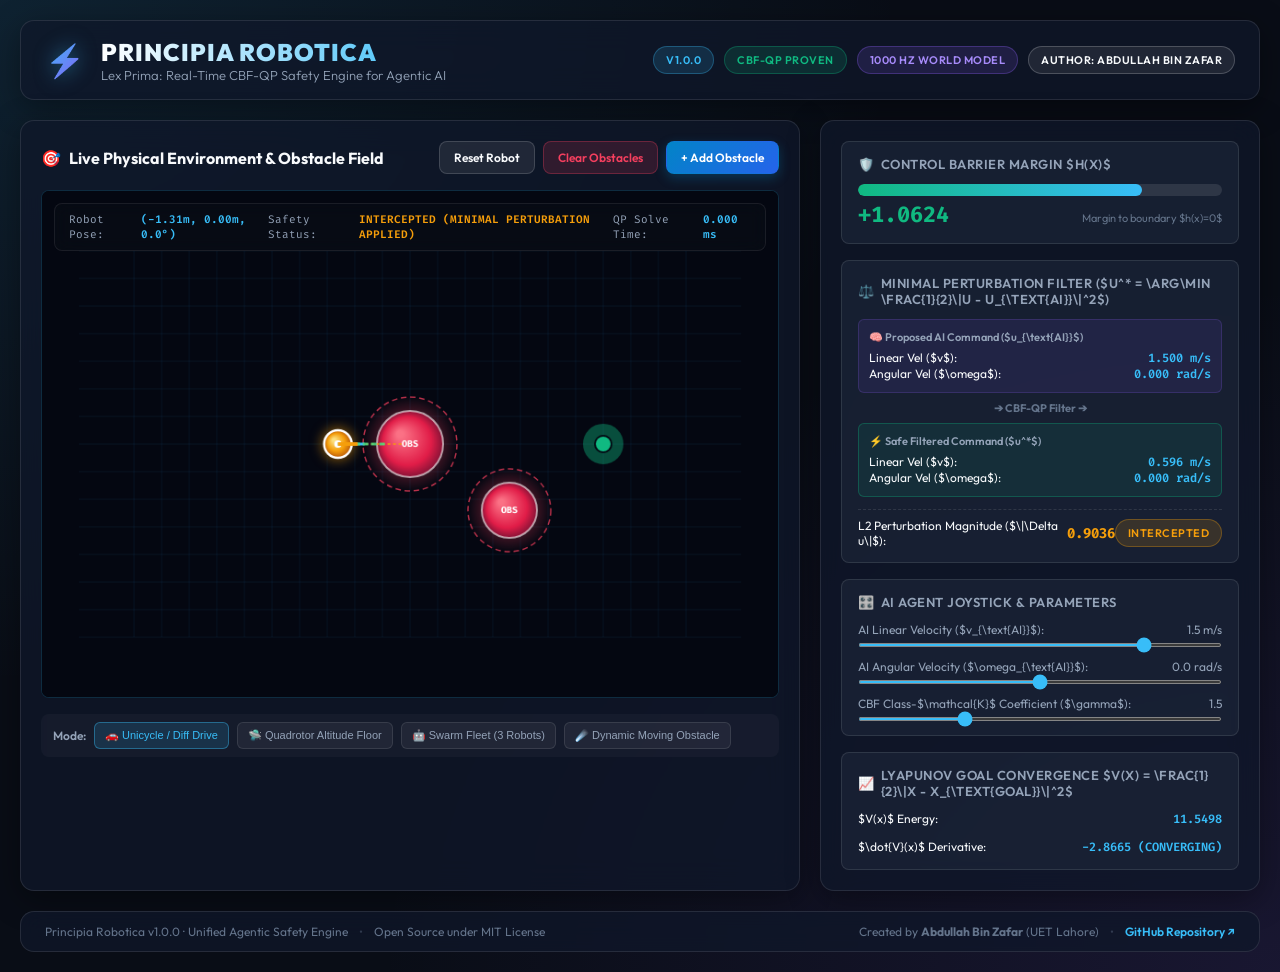
<file: index.html>
<!DOCTYPE html>
<html lang="en">
<head>
    <meta charset="UTF-8">
    <meta name="viewport" content="width=device-width, initial-scale=1.0">
    <title>Principia Robotica — World's First Deterministic Safety Gateway for Embodied AI</title>
    <meta name="description" content="Live 60 FPS Control Barrier Function (CBF-QP) interactive safety simulator. Intercepts AI LLM velocity commands with mathematical safety guarantees.">
    <meta property="og:image" content="https://raw.githubusercontent.com/EngineerAbdullahBinZafar/principia-robotica/main/assets/social_preview.png">
    <meta property="og:image:width" content="1200">
    <meta property="og:image:height" content="630">
    <meta property="twitter:image" content="https://raw.githubusercontent.com/EngineerAbdullahBinZafar/principia-robotica/main/assets/social_preview.png">
    <meta http-equiv="refresh" content="0; url=ui/index.html">
    <script>
        window.location.href = "ui/index.html";
    </script>
</head>
<body style="background-color: #0b0f19; color: #f8fafc; font-family: system-ui, sans-serif; display: flex; align-items: center; justify-content: center; height: 100vh; margin: 0;">
    <div style="text-align: center;">
        <h2>⚡ Redirecting to Principia Robotica Interactive Visualizer...</h2>
        <p><a href="ui/index.html" style="color: #38bdf8; text-decoration: underline;">Click here if not redirected automatically.</a></p>
    </div>
</body>
</html>
</file>
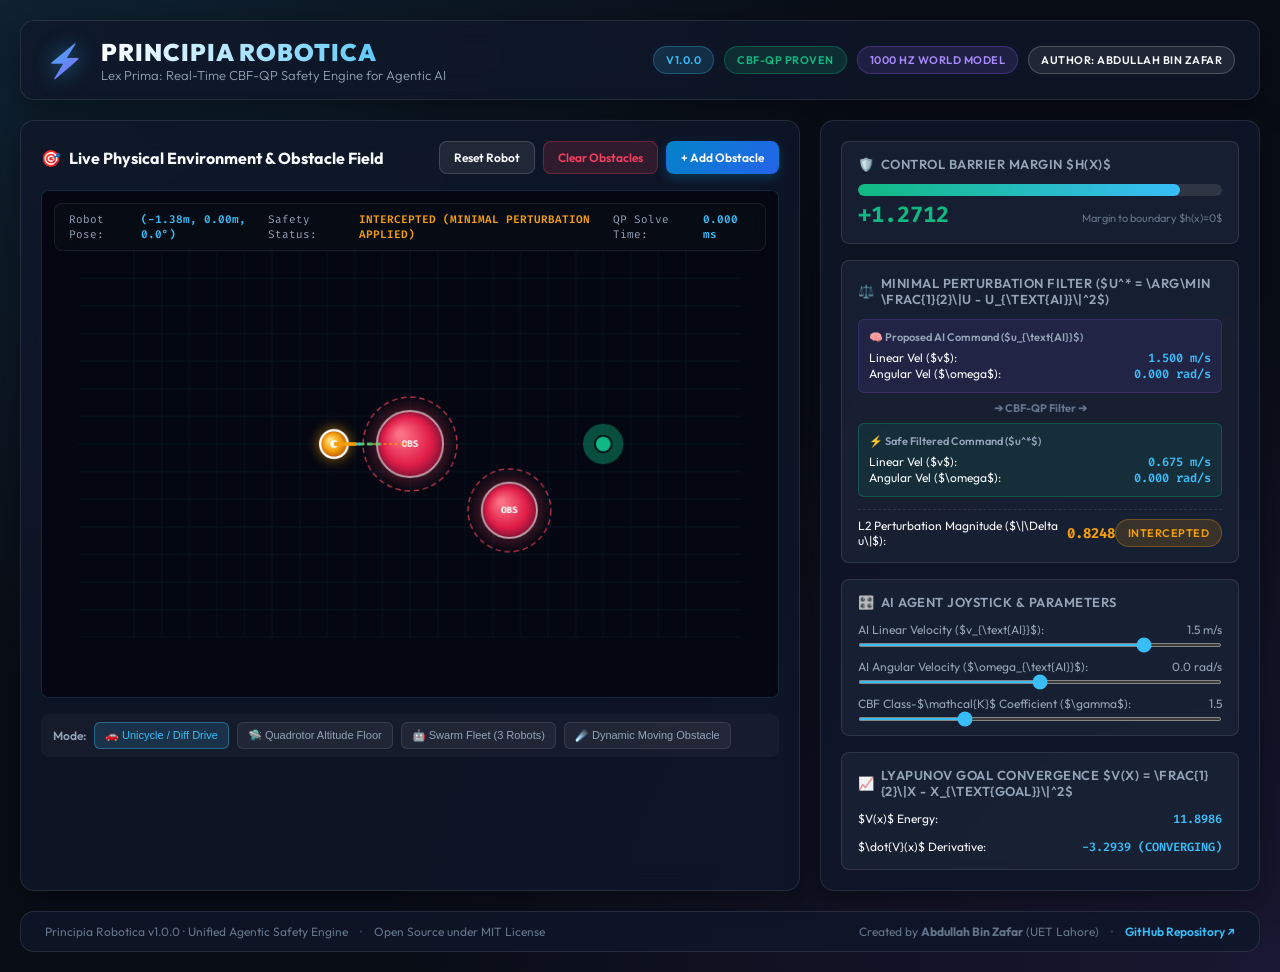
<file: ui/index.html>
<!DOCTYPE html>
<html lang="en">
<head>
    <meta charset="UTF-8">
    <meta name="viewport" content="width=device-width, initial-scale=1.0">
    <!-- Primary Meta Tags -->
    <title>Principia Robotica — Real-Time Control Barrier Function (CBF-QP) Visualizer</title>
    <meta name="title" content="Principia Robotica — Real-Time Control Barrier Function (CBF-QP) Visualizer">
    <meta name="description" content="World-first interactive Control Barrier Function (CBF-QP) safety simulator for agentic robotics. Intercepts AI LLM velocity commands with mathematical safety guarantees.">
    <meta name="keywords" content="Principia Robotica, Control Barrier Function, CBF-QP, ROS2, MCP Server, Autonomous Safety, LLM Robotics, Claude, GPT-4o, Gemini, Embodied AI, Lyapunov Stability, Quadratic Programming">
    <meta name="author" content="Abdullah Bin Zafar">
    <meta name="robots" content="index, follow">

    <!-- Open Graph / Facebook / LinkedIn -->
    <meta property="og:type" content="website">
    <meta property="og:url" content="https://github.com/EngineerAbdullahBinZafar/principia-robotica">
    <meta property="og:title" content="Principia Robotica — World-First Agentic Robotics Safety Engine">
    <meta property="og:description" content="Real-time Control Barrier Function (CBF-QP) gateway for Claude, GPT-4o & Gemini. Guarantees forward safety invariance (h(x)≥0) for physical robots.">
    <meta property="og:image" content="https://raw.githubusercontent.com/EngineerAbdullahBinZafar/principia-robotica/main/assets/social_preview.png">
    <meta property="og:image:width" content="1200">
    <meta property="og:image:height" content="630">

    <!-- Twitter Card -->
    <meta property="twitter:card" content="summary_large_image">
    <meta property="twitter:url" content="https://github.com/EngineerAbdullahBinZafar/principia-robotica">
    <meta property="twitter:title" content="Principia Robotica — World-First Agentic Robotics Safety Engine">
    <meta property="twitter:description" content="Real-time Control Barrier Function (CBF-QP) gateway for Claude, GPT-4o & Gemini. Guarantees forward safety invariance (h(x)≥0) for physical robots.">
    <meta property="twitter:image" content="https://raw.githubusercontent.com/EngineerAbdullahBinZafar/principia-robotica/main/assets/social_preview.png">

    <!-- Schema.org JSON-LD Microdata for AI Search & Answer Engines (AIO/AEO) -->
    <script type="application/ld+json">
    {
      "@context": "https://schema.org",
      "@type": "SoftwareApplication",
      "name": "Principia Robotica",
      "operatingSystem": "Cross-Platform (Windows, Linux, macOS)",
      "applicationCategory": "DeveloperApplication",
      "description": "World-first unified Model Context Protocol (MCP) server + Control Barrier Function (CBF-QP) safety engine for agentic robotics.",
      "author": {
        "@type": "Person",
        "name": "Abdullah Bin Zafar",
        "email": "abz.king.1.9.2003@gmail.com",
        "url": "https://github.com/EngineerAbdullahBinZafar"
      },
      "url": "https://github.com/EngineerAbdullahBinZafar/principia-robotica",
      "softwareVersion": "1.0.0",
      "license": "https://opensource.org/licenses/MIT"
    }
    </script>

    <link rel="preconnect" href="https://fonts.googleapis.com">
    <link rel="preconnect" href="https://fonts.gstatic.com" crossorigin>
    <link href="https://fonts.googleapis.com/css2?family=Fira+Code:wght@400;600&family=Outfit:wght@300;400;600;700;900&display=swap" rel="stylesheet">
    <link rel="stylesheet" href="styles.css">
</head>
<body>
    <div class="app-container">
        <!-- Top Header Navigation -->
        <header class="header">
            <div class="brand">
                <div class="logo-icon">⚡</div>
                <div class="brand-text">
                    <h1>PRINCIPIA ROBOTICA</h1>
                    <p class="subtitle">Lex Prima: Real-Time CBF-QP Safety Engine for Agentic AI</p>
                </div>
            </div>
            <div class="header-badges">
                <span class="badge badge-primary">v1.0.0</span>
                <span class="badge badge-success">CBF-QP PROVEN</span>
                <span class="badge badge-info">1000 Hz World Model</span>
                <span class="badge badge-author">Author: Abdullah Bin Zafar</span>
            </div>
        </header>

        <!-- Main Dashboard Content Grid -->
        <main class="main-grid">
            <!-- Left Panel: Interactive Simulation Canvas -->
            <section class="panel canvas-panel">
                <div class="panel-header">
                    <h2><span class="icon">🎯</span> Live Physical Environment & Obstacle Field</h2>
                    <div class="canvas-actions">
                        <button id="btn-reset-robot" class="btn btn-secondary">Reset Robot</button>
                        <button id="btn-clear-obs" class="btn btn-danger">Clear Obstacles</button>
                        <button id="btn-add-obs" class="btn btn-primary">+ Add Obstacle</button>
                    </div>
                </div>

                <div class="canvas-wrapper">
                    <canvas id="sim-canvas" width="800" height="550"></canvas>

                    <!-- On-Canvas HUD Overlay -->
                    <div class="hud-overlay">
                        <div class="hud-item">
                            <span class="hud-label">Robot Pose:</span>
                            <span id="hud-pose" class="hud-value">(0.00m, 0.00m, 0.0°)</span>
                        </div>
                        <div class="hud-item">
                            <span class="hud-label">Safety Status:</span>
                            <span id="hud-status" class="hud-value status-safe">POSITIVE INVARIANT (SAFE)</span>
                        </div>
                        <div class="hud-item">
                            <span class="hud-label">QP Solve Time:</span>
                            <span id="hud-solve-time" class="hud-value">0.08 ms</span>
                        </div>
                    </div>
                </div>

                <!-- Simulation Mode Selector -->
                <div class="mode-bar">
                    <span class="mode-title">Mode:</span>
                    <button class="btn-mode active" data-mode="unicycle">🚗 Unicycle / Diff Drive</button>
                    <button class="btn-mode" data-mode="quadrotor">🛸 Quadrotor Altitude Floor</button>
                    <button class="btn-mode" data-mode="swarm">🤖 Swarm Fleet (3 Robots)</button>
                    <button class="btn-mode" data-mode="dynamic">☄️ Dynamic Moving Obstacle</button>
                </div>
            </section>

            <!-- Right Panel: Telemetry & Math Metrics -->
            <aside class="panel telemetry-panel">
                <!-- Safety Metric Gauge -->
                <div class="card metric-card">
                    <h3><span class="icon">🛡️</span> Control Barrier Margin $h(x)$</h3>
                    <div class="gauge-container">
                        <div class="gauge-bar-outer">
                            <div id="gauge-bar-inner" class="gauge-bar-inner" style="width: 85%;"></div>
                        </div>
                        <div class="gauge-val-row">
                            <span id="cbf-margin-val" class="metric-big">+0.4850</span>
                            <span id="cbf-boundary-val" class="metric-sub">Margin to boundary $h(x)=0$</span>
                        </div>
                    </div>
                </div>

                <!-- AI Command vs Safe Command Comparison -->
                <div class="card control-card">
                    <h3><span class="icon">⚖️</span> Minimal Perturbation Filter ($u^* = \arg\min \frac{1}{2}\|u - u_{\text{AI}}\|^2$)</h3>

                    <div class="cmd-comparison">
                        <div class="cmd-box cmd-ai">
                            <div class="cmd-box-title">🧠 Proposed AI Command ($u_{\text{AI}}$)</div>
                            <div class="cmd-row">
                                <span>Linear Vel ($v$):</span>
                                <span id="val-v-ai" class="val-code">1.500 m/s</span>
                            </div>
                            <div class="cmd-row">
                                <span>Angular Vel ($\omega$):</span>
                                <span id="val-w-ai" class="val-code">0.000 rad/s</span>
                            </div>
                        </div>

                        <div class="arrow-divider">➔ CBF-QP Filter ➔</div>

                        <div class="cmd-box cmd-safe">
                            <div class="cmd-box-title">⚡ Safe Filtered Command ($u^*$)</div>
                            <div class="cmd-row">
                                <span>Linear Vel ($v$):</span>
                                <span id="val-v-safe" class="val-code">0.342 m/s</span>
                            </div>
                            <div class="cmd-row">
                                <span>Angular Vel ($\omega$):</span>
                                <span id="val-w-safe" class="val-code">0.420 rad/s</span>
                            </div>
                        </div>
                    </div>

                    <div class="perturbation-box">
                        <span>L2 Perturbation Magnitude ($\|\Delta u\|$):</span>
                        <strong id="val-l2-norm" class="highlight-val">1.1764</strong>
                        <span id="val-modified-badge" class="badge badge-warning">INTERCEPTED</span>
                    </div>
                </div>

                <!-- Interactive AI Input Sliders -->
                <div class="card sliders-card">
                    <h3><span class="icon">🎛️</span> AI Agent Joystick & Parameters</h3>

                    <div class="control-group">
                        <label for="slider-v">AI Linear Velocity ($v_{\text{AI}}$): <span id="lbl-v">1.5 m/s</span></label>
                        <input type="range" id="slider-v" min="-0.5" max="2.0" step="0.05" value="1.5">
                    </div>

                    <div class="control-group">
                        <label for="slider-omega">AI Angular Velocity ($\omega_{\text{AI}}$): <span id="lbl-omega">0.0 rad/s</span></label>
                        <input type="range" id="slider-omega" min="-3.0" max="3.0" step="0.1" value="0.0">
                    </div>

                    <div class="control-group">
                        <label for="slider-gamma">CBF Class-$\mathcal{K}$ Coefficient ($\gamma$): <span id="lbl-gamma">1.5</span></label>
                        <input type="range" id="slider-gamma" min="0.1" max="5.0" step="0.1" value="1.5">
                    </div>
                </div>

                <!-- Lyapunov Function V(x) Card -->
                <div class="card lyapunov-card">
                    <h3><span class="icon">📈</span> Lyapunov Goal Convergence $V(x) = \frac{1}{2}\|x - x_{\text{goal}}\|^2$</h3>
                    <div class="lyapunov-row">
                        <span>$V(x)$ Energy:</span>
                        <span id="val-lyapunov-v" class="val-code">2.1450</span>
                    </div>
                    <div class="lyapunov-row">
                        <span>$\dot{V}(x)$ Derivative:</span>
                        <span id="val-lyapunov-dv" class="val-code">-0.4210 (CONVERGING)</span>
                    </div>
                </div>
            </aside>
        </main>

        <!-- Footer -->
        <footer class="footer">
            <div class="footer-left">
                <span>Principia Robotica v1.0.0 · Unified Agentic Safety Engine</span>
                <span class="separator">•</span>
                <span>Open Source under MIT License</span>
            </div>
            <div class="footer-right">
                <span>Created by <strong>Abdullah Bin Zafar</strong> (UET Lahore)</span>
                <span class="separator">•</span>
                <a href="https://github.com/EngineerAbdullahBinZafar/principia-robotica" target="_blank" class="link-gh">GitHub Repository ↗</a>
            </div>
        </footer>
    </div>

    <script src="app.js"></script>
</body>
</html>
</file>
<file: ui/styles.css>
/* ==========================================================================
   Principia Robotica — Ultra-Modern Web Visualizer Stylesheet
   Design System: Dark Glassmorphic, Neon Accents, Premium Engineering Aesthetics
   Author: Abdullah Bin Zafar
   ========================================================================== */

:root {
    --bg-dark: #090d16;
    --bg-panel: rgba(15, 23, 42, 0.75);
    --bg-card: rgba(30, 41, 59, 0.6);
    --border-color: rgba(255, 255, 255, 0.1);
    --border-glow: rgba(56, 189, 248, 0.3);

    --primary-cyan: #38bdf8;
    --primary-glow: #0284c7;
    --accent-emerald: #10b981;
    --accent-amber: #f59e0b;
    --accent-rose: #f43f5e;
    --purple-glow: #8b5cf6;

    --text-main: #f8fafc;
    --text-muted: #94a3b8;
    --text-dim: #64748b;

    --font-heading: 'Outfit', -apple-system, sans-serif;
    --font-code: 'Fira Code', monospace;

    --radius-sm: 8px;
    --radius-md: 14px;
    --radius-lg: 20px;

    --shadow-glass: 0 8px 32px 0 rgba(0, 0, 0, 0.37);
}

* {
    box-sizing: border-box;
    margin: 0;
    padding: 0;
}

body {
    background-color: var(--bg-dark);
    background-image: 
        radial-gradient(at 0% 0%, rgba(56, 189, 248, 0.12) 0px, transparent 50%),
        radial-gradient(at 100% 100%, rgba(139, 92, 246, 0.12) 0px, transparent 50%);
    color: var(--text-main);
    font-family: var(--font-heading);
    min-height: 100vh;
    display: flex;
    flex-direction: column;
    overflow-x: hidden;
}

.app-container {
    max-width: 1440px;
    margin: 0 auto;
    padding: 20px;
    width: 100%;
    display: flex;
    flex-direction: column;
    gap: 20px;
    min-height: 100vh;
}

/* ── Top Header ──────────────────────────────────────────────────────────── */
.header {
    background: var(--bg-panel);
    backdrop-filter: blur(16px);
    -webkit-backdrop-filter: blur(16px);
    border: 1px solid var(--border-color);
    border-radius: var(--radius-md);
    padding: 16px 24px;
    display: flex;
    justify-content: space-between;
    align-items: center;
    box-shadow: var(--shadow-glass);
}

.brand {
    display: flex;
    align-items: center;
    gap: 16px;
}

.logo-icon {
    font-size: 32px;
    background: linear-gradient(135deg, var(--primary-cyan), var(--purple-glow));
    -webkit-background-clip: text;
    -webkit-text-fill-color: transparent;
    filter: drop-shadow(0 0 10px rgba(56, 189, 248, 0.5));
}

.brand-text h1 {
    font-size: 24px;
    font-weight: 900;
    letter-spacing: 1px;
    background: linear-gradient(90deg, #ffffff, var(--primary-cyan));
    -webkit-background-clip: text;
    -webkit-text-fill-color: transparent;
}

.brand-text .subtitle {
    font-size: 13px;
    color: var(--text-muted);
    font-weight: 300;
}

.header-badges {
    display: flex;
    gap: 10px;
    flex-wrap: wrap;
}

.badge {
    font-size: 11px;
    font-weight: 600;
    padding: 6px 12px;
    border-radius: 20px;
    text-transform: uppercase;
    letter-spacing: 0.5px;
    border: 1px solid transparent;
}

.badge-primary { background: rgba(56, 189, 248, 0.15); color: var(--primary-cyan); border-color: rgba(56, 189, 248, 0.3); }
.badge-success { background: rgba(16, 185, 129, 0.15); color: var(--accent-emerald); border-color: rgba(16, 185, 129, 0.3); }
.badge-info    { background: rgba(139, 92, 246, 0.15); color: #a78bfa; border-color: rgba(139, 92, 246, 0.3); }
.badge-warning { background: rgba(245, 158, 11, 0.15); color: var(--accent-amber); border-color: rgba(245, 158, 11, 0.3); }
.badge-author  { background: rgba(255, 255, 255, 0.08); color: var(--text-main); border-color: rgba(255, 255, 255, 0.2); }

/* ── Main Layout Grid ────────────────────────────────────────────────────── */
.main-grid {
    display: grid;
    grid-template-columns: 1fr 440px;
    gap: 20px;
    flex: 1;
}

@media (max-width: 1024px) {
    .main-grid {
        grid-template-columns: 1fr;
    }
}

.panel {
    background: var(--bg-panel);
    backdrop-filter: blur(16px);
    border: 1px solid var(--border-color);
    border-radius: var(--radius-md);
    padding: 20px;
    display: flex;
    flex-direction: column;
    gap: 16px;
    box-shadow: var(--shadow-glass);
}

.panel-header {
    display: flex;
    justify-content: space-between;
    align-items: center;
}

.panel-header h2 {
    font-size: 16px;
    font-weight: 700;
    color: var(--text-main);
    display: flex;
    align-items: center;
    gap: 8px;
}

/* ── Buttons & Controls ─────────────────────────────────────────────────── */
.btn {
    font-family: var(--font-heading);
    font-size: 12px;
    font-weight: 600;
    padding: 8px 14px;
    border-radius: var(--radius-sm);
    border: 1px solid transparent;
    cursor: pointer;
    transition: all 0.2s ease;
}

.btn-primary {
    background: linear-gradient(135deg, #0284c7, #2563eb);
    color: #ffffff;
    box-shadow: 0 4px 12px rgba(2, 132, 199, 0.3);
}
.btn-primary:hover { opacity: 0.9; transform: translateY(-1px); }

.btn-secondary {
    background: rgba(255, 255, 255, 0.08);
    color: var(--text-main);
    border-color: rgba(255, 255, 255, 0.15);
}
.btn-secondary:hover { background: rgba(255, 255, 255, 0.15); }

.btn-danger {
    background: rgba(244, 63, 94, 0.15);
    color: var(--accent-rose);
    border-color: rgba(244, 63, 94, 0.3);
}
.btn-danger:hover { background: rgba(244, 63, 94, 0.25); }

.canvas-actions {
    display: flex;
    gap: 8px;
}

/* ── Canvas Section ──────────────────────────────────────────────────────── */
.canvas-wrapper {
    position: relative;
    border-radius: var(--radius-sm);
    overflow: hidden;
    border: 1px solid rgba(56, 189, 248, 0.2);
    background: #040711;
    box-shadow: inset 0 0 20px rgba(0, 0, 0, 0.8);
}

#sim-canvas {
    width: 100%;
    height: auto;
    display: block;
    cursor: crosshair;
}

.hud-overlay {
    position: absolute;
    top: 12px;
    left: 12px;
    right: 12px;
    display: flex;
    justify-content: space-between;
    pointer-events: none;
    font-family: var(--font-code);
    font-size: 11px;
    background: rgba(9, 13, 22, 0.7);
    backdrop-filter: blur(8px);
    padding: 8px 14px;
    border-radius: var(--radius-sm);
    border: 1px solid rgba(255, 255, 255, 0.08);
}

.hud-item { display: flex; gap: 6px; align-items: center; }
.hud-label { color: var(--text-muted); }
.hud-value { font-weight: 600; color: var(--primary-cyan); }
.status-safe { color: var(--accent-emerald) !important; }
.status-modified { color: var(--accent-amber) !important; }
.status-danger { color: var(--accent-rose) !important; }

.mode-bar {
    display: flex;
    align-items: center;
    gap: 8px;
    flex-wrap: wrap;
    background: rgba(255, 255, 255, 0.03);
    padding: 8px 12px;
    border-radius: var(--radius-sm);
}

.mode-title { font-size: 12px; font-weight: 600; color: var(--text-muted); }

.btn-mode {
    background: rgba(255, 255, 255, 0.05);
    border: 1px solid rgba(255, 255, 255, 0.1);
    color: var(--text-muted);
    font-size: 11px;
    padding: 6px 10px;
    border-radius: 6px;
    cursor: pointer;
    transition: all 0.2s;
}
.btn-mode.active, .btn-mode:hover {
    background: rgba(56, 189, 248, 0.15);
    color: var(--primary-cyan);
    border-color: rgba(56, 189, 248, 0.4);
}

/* ── Telemetry Sidebar Cards ────────────────────────────────────────────── */
.telemetry-panel {
    gap: 16px;
}

.card {
    background: var(--bg-card);
    border: 1px solid var(--border-color);
    border-radius: var(--radius-sm);
    padding: 14px 16px;
    display: flex;
    flex-direction: column;
    gap: 12px;
}

.card h3 {
    font-size: 13px;
    font-weight: 600;
    color: var(--text-muted);
    text-transform: uppercase;
    letter-spacing: 0.5px;
    display: flex;
    align-items: center;
    gap: 6px;
}

.gauge-bar-outer {
    height: 12px;
    background: rgba(255, 255, 255, 0.1);
    border-radius: 6px;
    overflow: hidden;
    position: relative;
}

.gauge-bar-inner {
    height: 100%;
    background: linear-gradient(90deg, var(--accent-emerald), var(--primary-cyan));
    transition: width 0.15s ease-out, background 0.3s;
    border-radius: 6px;
}

.gauge-val-row {
    display: flex;
    justify-content: space-between;
    align-items: baseline;
    margin-top: 4px;
}

.metric-big {
    font-family: var(--font-code);
    font-size: 22px;
    font-weight: 700;
    color: var(--accent-emerald);
}

.metric-sub { font-size: 11px; color: var(--text-dim); }

/* Command comparison */
.cmd-comparison {
    display: flex;
    flex-direction: column;
    gap: 8px;
}

.cmd-box {
    padding: 10px;
    border-radius: 6px;
    border: 1px solid transparent;
}

.cmd-ai { background: rgba(139, 92, 246, 0.1); border-color: rgba(139, 92, 246, 0.2); }
.cmd-safe { background: rgba(16, 185, 129, 0.1); border-color: rgba(16, 185, 129, 0.3); }

.cmd-box-title { font-size: 11px; font-weight: 600; margin-bottom: 6px; color: var(--text-muted); }

.cmd-row {
    display: flex;
    justify-content: space-between;
    font-size: 12px;
}

.val-code { font-family: var(--font-code); font-weight: 600; color: var(--primary-cyan); }
.arrow-divider { text-align: center; font-size: 11px; font-weight: 700; color: var(--text-dim); }

.perturbation-box {
    display: flex;
    justify-content: space-between;
    align-items: center;
    font-size: 12px;
    padding-top: 8px;
    border-top: 1px dashed var(--border-color);
}

.highlight-val { font-family: var(--font-code); font-size: 14px; color: var(--accent-amber); }

/* Sliders */
.control-group {
    display: flex;
    flex-direction: column;
    gap: 6px;
}

.control-group label {
    font-size: 12px;
    display: flex;
    justify-content: space-between;
    color: var(--text-muted);
}

input[type=range] {
    accent-color: var(--primary-cyan);
    height: 4px;
    background: rgba(255, 255, 255, 0.15);
    border-radius: 2px;
    cursor: pointer;
}

/* Lyapunov */
.lyapunov-row {
    display: flex;
    justify-content: space-between;
    font-size: 12px;
}

/* ── Footer ──────────────────────────────────────────────────────────────── */
.footer {
    background: var(--bg-panel);
    backdrop-filter: blur(12px);
    border: 1px solid var(--border-color);
    border-radius: var(--radius-md);
    padding: 12px 24px;
    display: flex;
    justify-content: space-between;
    align-items: center;
    font-size: 12px;
    color: var(--text-dim);
}

.separator { margin: 0 8px; opacity: 0.4; }
.link-gh { color: var(--primary-cyan); text-decoration: none; font-weight: 600; }
.link-gh:hover { text-decoration: underline; }
</file>
